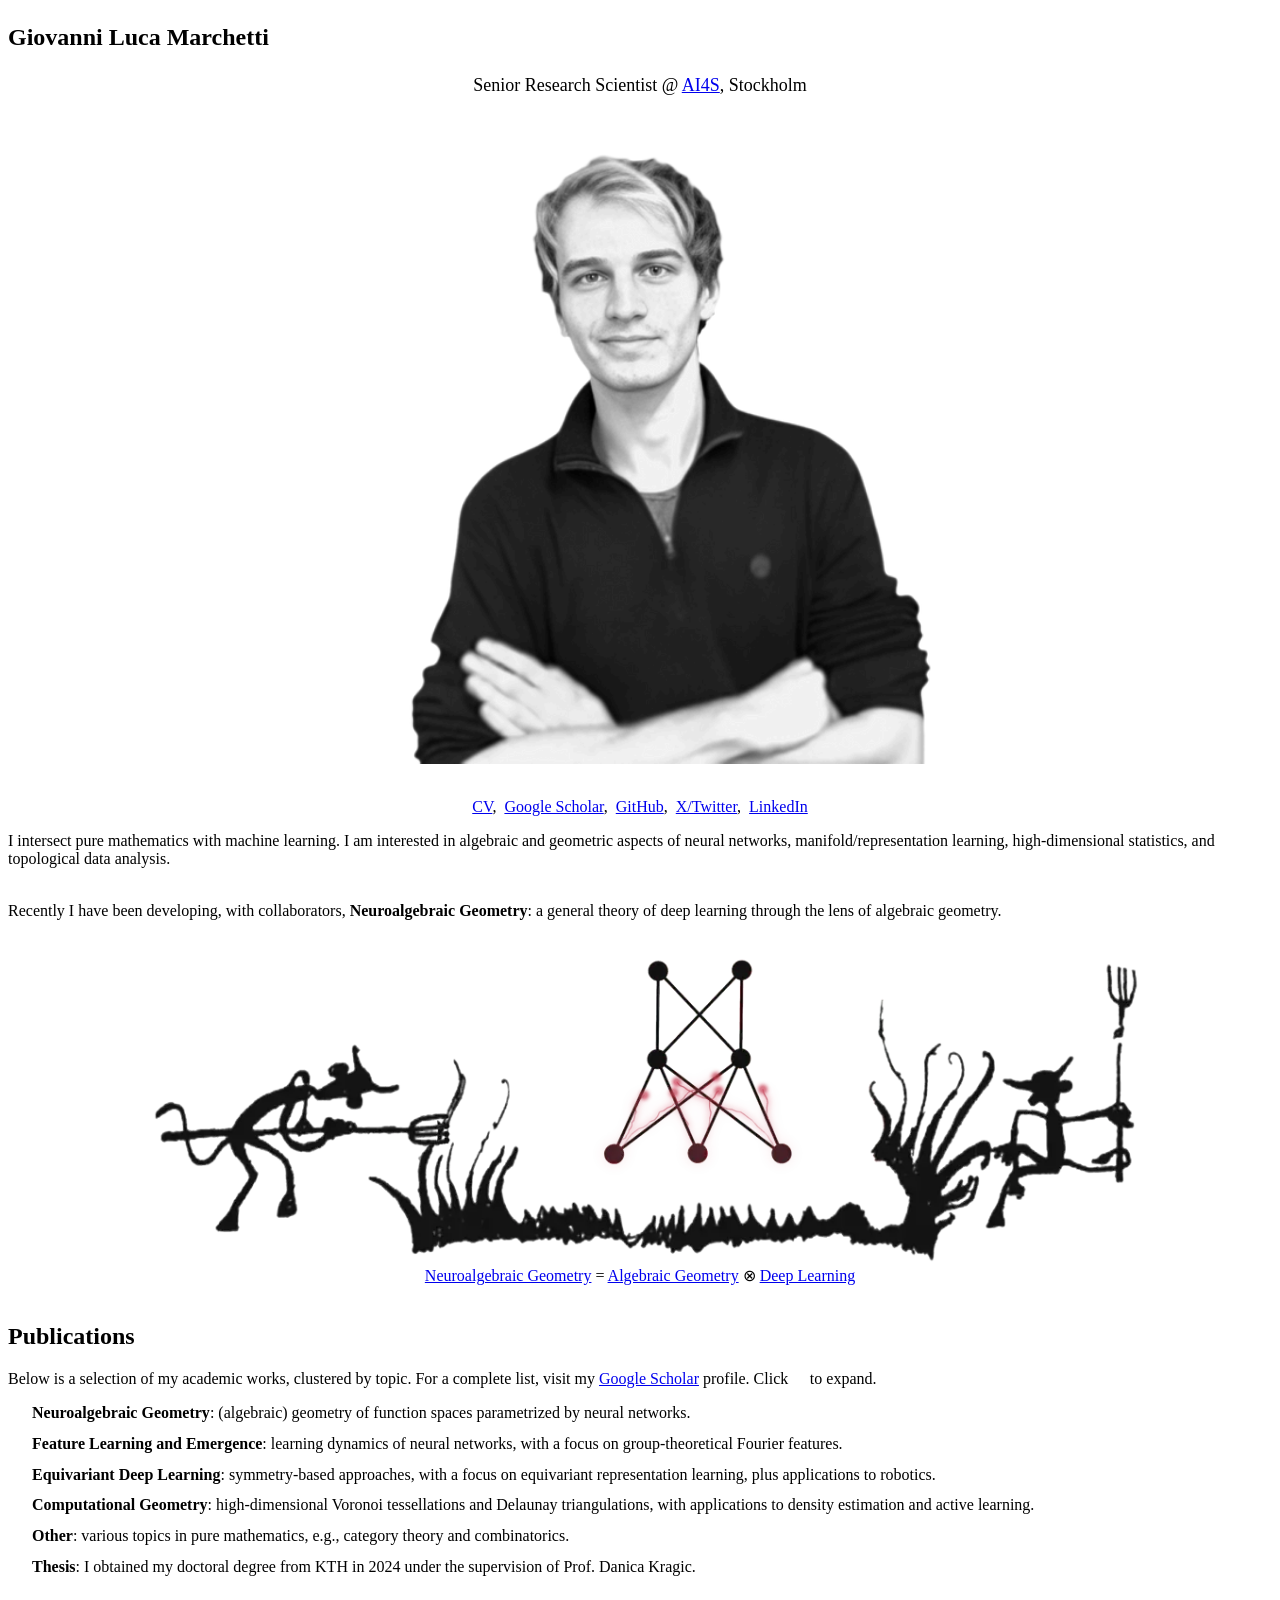
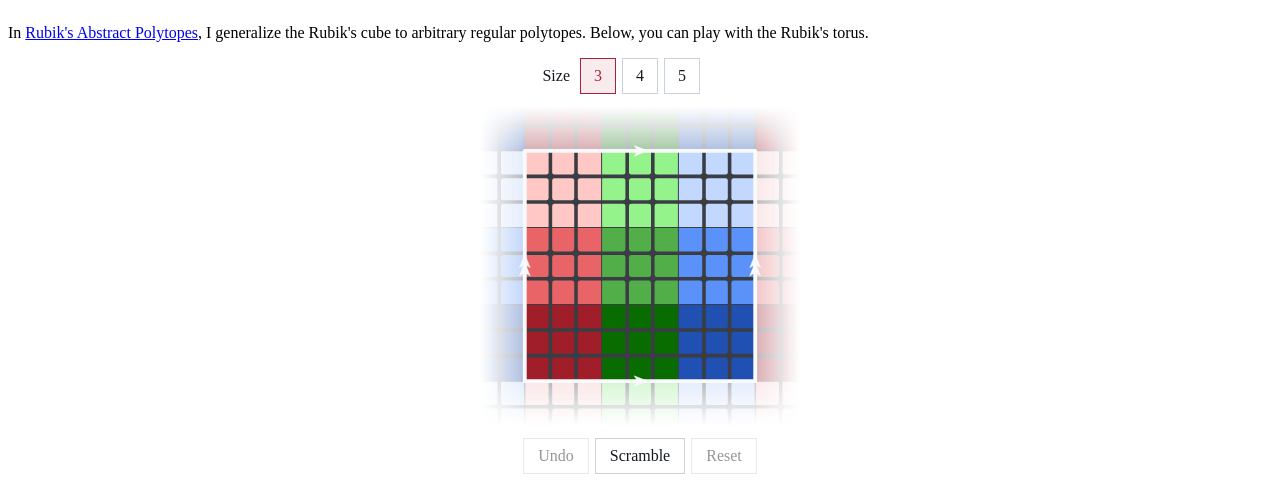
<file: index.html>
<!DOCTYPE html>

<html lang="en">
<head>
  <title>Giovanni Luca Marchetti</title>
  <link rel="stylesheet" href="https://latex.vercel.app/style.css">
  <link rel="stylesheet" href="rubik-torus/rubik-torus.css">
  <style>
  /* img {
    border: 3px solid #555;
  } */
  figcaption {
  text-align: center;
  }
  /* Collapsible publication topics */
  #publications details {
    margin: 0.8em 0;
  }
  #publications summary {
    display: block;
    list-style: none;
    cursor: pointer;
    position: relative;
    padding-left: 1.5em;
    -webkit-user-select: none;
    user-select: none;
  }
  #publications summary::-webkit-details-marker {
    display: none;
  }
  /* The arrow: on each topic, and inline in the intro text (.pub-arrow) */
  #publications summary::before,
  .pub-arrow {
    content: "";
    width: 0.45em;
    height: 0.45em;
    border-right: 2px solid var(--link-visited);
    border-bottom: 2px solid var(--link-visited);
    transform: rotate(-45deg);
  }
  #publications summary::before {
    position: absolute;
    left: 0.2em;
    top: 0.62em;
    transition: transform 0.2s ease;
  }
  .pub-arrow {
    display: inline-block;
    margin: 0 0.3em 0 0.1em;
    vertical-align: 0.05em;
  }
  #publications details[open] > summary::before {
    transform: rotate(45deg);
  }
  #publications summary:focus-visible {
    outline: 2px solid currentColor;
    outline-offset: 2px;
  }
  </style>
  <link rel="shortcut icon" type="image/x-icon" href="img/favi.ico">
  <meta name="viewport" content="width=device-width, initial-scale=1.0" />
</head>


<body class="text-justify">
  <div>
    <h2>
    <p class="author">Giovanni Luca Marchetti</p>
    </h2>
    <p style="text-align:center; font-size:18px">Senior Research Scientist @ <a href="https://www.aiforscience.se/">AI4S</a>, Stockholm</p>


    <br>

    <div>
      <img class="img-responsive" src="img/glma_animated.webp" alt="" style="display:block;  margin:auto;" width="50%" height="auto"><br>
    </div>
    
    <center>
    <p><a href="files/CV_academic.pdf">CV</a>,  &nbsp<a href="https://scholar.google.com/citations?user=ePYa2qAAAAAJ&hl=en">Google Scholar</a>,  &nbsp<a href="https://github.com/giovanni-marchetti/">GitHub</a>,  &nbsp<a href="https://x.com/giovannimarchet">X/Twitter</a>,  &nbsp<a href="https://www.linkedin.com/in/giovanni-luca-marchetti-11314126b/">LinkedIn</a> </p> 
    </center>


    <p>I intersect pure mathematics with machine learning. I am interested in algebraic and geometric aspects of neural networks, manifold/representation learning, high-dimensional statistics, and topological data analysis. 
    </p>

    <br>

    <div>
    Recently I have been developing, with collaborators, <b>Neuroalgebraic Geometry</b>: a general theory of deep learning through the lens of algebraic geometry.  
    <figure></figure>
    <br>
    <img class="img-responsive" src="img/grr_animated_new.webp" alt="" style="display:block;  margin:auto;" width="80%" height="auto">
    <figcaption><a href="https://arxiv.org/abs/2501.18915">Neuroalgebraic Geometry</a> = <a href=https://en.wikipedia.org/wiki/Grothendieck%E2%80%93Riemann%E2%80%93Roch_theorem>Algebraic Geometry</a> &#8855; <a href="https://en.wikipedia.org/wiki/Multilayer_perceptron">Deep Learning</a></figcaption>
    </figure>
    </div>
    <br>
  </div>

  <div>
    <h2>
    Publications
    </h2>
    <p>Below is a selection of my academic works, clustered by topic. For a complete list, visit my <a href="https://scholar.google.com/citations?user=ePYa2qAAAAAJ&hl=en">Google Scholar</a> profile. Click <span class="pub-arrow" role="img" aria-label="the arrow"></span> to expand.</p>
    <div id="publications">
      <noscript><p>The list of publications needs JavaScript. You can also find it on <a href="https://scholar.google.com/citations?user=ePYa2qAAAAAJ&hl=en">Google Scholar</a>.</p></noscript>
    </div>
    </div>
  
  <div id="rubik-torus">
    <p>In <a href="https://arxiv.org/abs/2502.13518">Rubik's Abstract Polytopes</a>, I generalize the Rubik's cube to arbitrary regular polytopes. Below, you can play with the Rubik's torus.</p>

    <div class="rt" role="group" aria-label="Rubik's torus puzzle">
      <div class="rt-options">
        <div class="rt-seg" role="radiogroup" aria-label="Grid size" id="rt-size">
          <span class="rt-seg-k" aria-hidden="true">Size</span>
        </div>
      </div>
      <div class="rt-stage" id="rt-stage">
        <canvas class="rt-board" id="rt-board" tabindex="0" aria-label="The Rubik's torus. Click or tap a square to turn it a quarter-turn. Drag to slide the torus. With the board focused, arrow keys pick a square and Space turns it."></canvas>
      </div>
      <div class="rt-actions">
        <button type="button" class="rt-act" id="rt-undo" disabled>Undo</button>
        <button type="button" class="rt-act" id="rt-scramble">Scramble</button>
        <button type="button" class="rt-act" id="rt-reset" disabled>Reset</button>
      </div>
      <noscript><p>The Rubik's torus needs JavaScript.</p></noscript>
    </div>
  </div>

  <script>
  // Builds the publication list from papers.json. To add a paper, edit that file only.
  (function () {
    const root = document.getElementById("publications");
    const el = (tag, text) => { const e = document.createElement(tag); if (text) e.textContent = text; return e; };
    fetch("papers.json", { cache: "no-cache" })
      .then(r => { if (!r.ok) throw new Error(r.status); return r.json(); })
      .then(sections => {
        for (const sec of sections) {
          // Each topic is a <details> block: click the summary to show its papers.
          const details = el("details"), summary = el("summary");
          summary.append(el("b", sec.title), ": " + sec.description);
          const ul = el("ul");
          for (const paper of sec.papers) {
            if (paper.hidden) continue;
            const li = el("li"), a = el("a", paper.title);
            a.href = paper.url;
            li.append(a, el("br"));
            if (paper.authors && paper.authors.length) li.append(paper.authors.join(", "), el("br"));
            li.append(paper.venue + ", " + paper.year);
            ul.append(li);
          }
          details.append(summary, ul);
          root.append(details);
        }
      })
      .catch(() => {
        root.innerHTML = '<p>The list of publications could not be loaded. You can find it on <a href="https://scholar.google.com/citations?user=ePYa2qAAAAAJ&hl=en">Google Scholar</a>.</p>';
      });
  })();
  </script>
  <script src="rubik-torus/rubik-torus.js" defer></script>

</body>


</html>
</file>
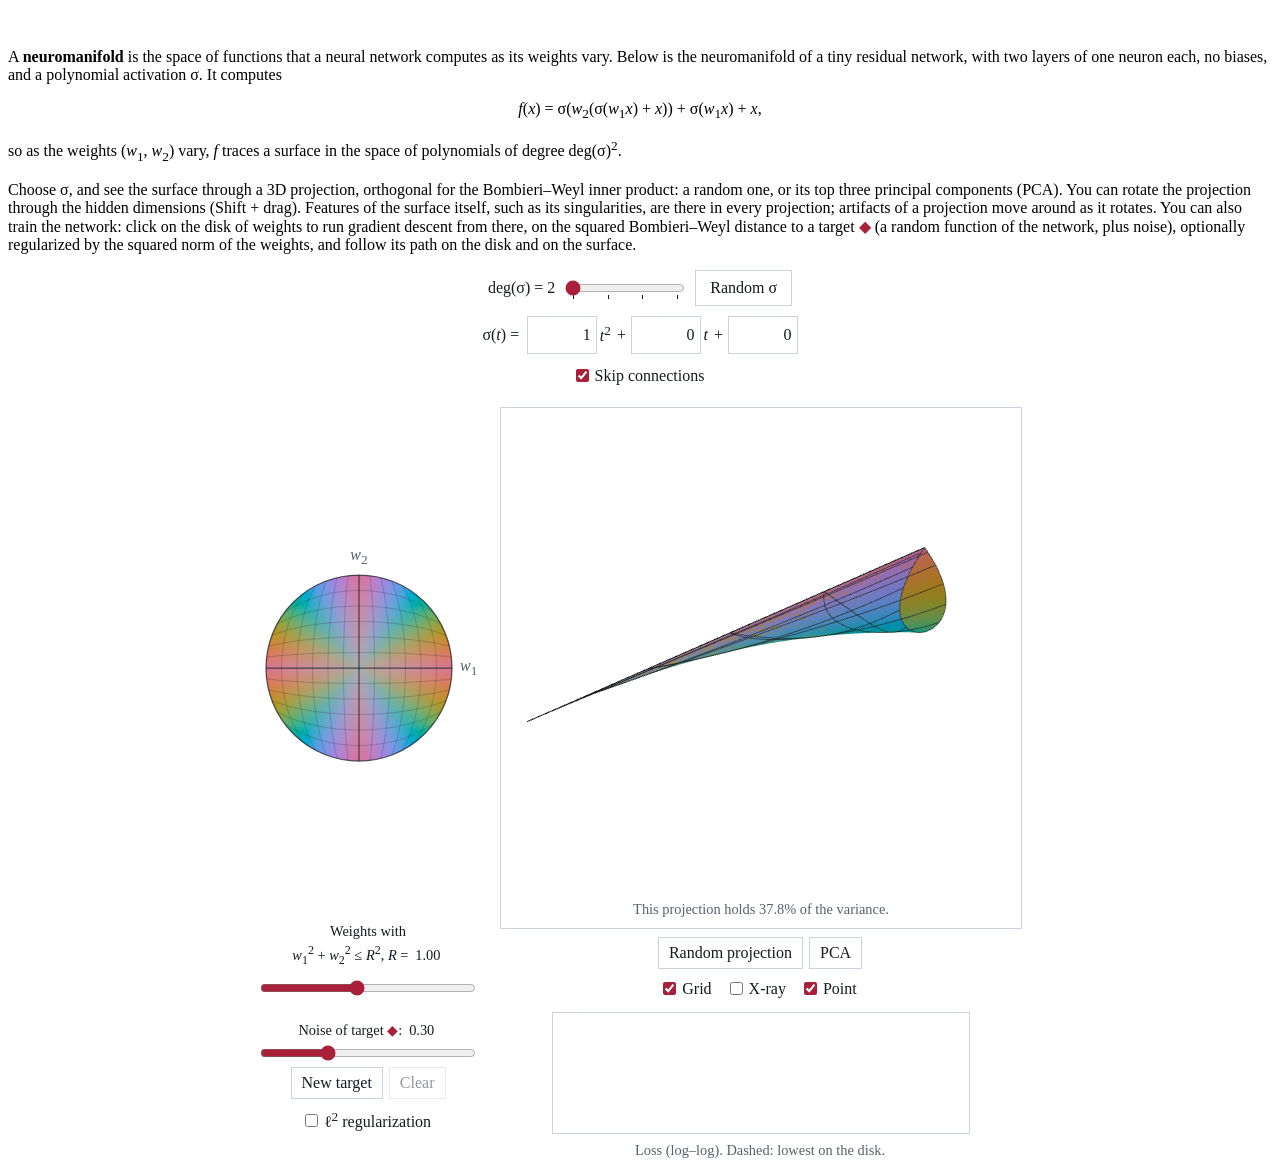
<file: neuromanifold/index.html>
<!DOCTYPE html>

<html lang="en">
<head>
  <title>Neuromanifold viewer</title>
  <!-- Standalone preview of the neuromanifold widget; not linked from the main page yet. -->
  <link rel="stylesheet" href="https://latex.vercel.app/style.css">
  <link rel="stylesheet" href="neuromanifold.css">
  <link rel="shortcut icon" type="image/x-icon" href="../img/favi.ico">
  <meta name="viewport" content="width=device-width, initial-scale=1.0" />
</head>

<body class="text-justify">

  <div id="neuromanifold">
    <p>A <b>neuromanifold</b> is the space of functions that a neural network computes as its weights vary. Below is the neuromanifold of a tiny residual network, with two layers of one neuron each, no biases, and a polynomial activation σ. It computes</p>
    <p class="nm-eq"><i>f</i>(<i>x</i>) = σ(<i>w</i><sub>2</sub>(σ(<i>w</i><sub>1</sub><i>x</i>) + <i>x</i>)) + σ(<i>w</i><sub>1</sub><i>x</i>) + <i>x</i>,</p>
    <p>so as the weights (<i>w</i><sub>1</sub>, <i>w</i><sub>2</sub>) vary, <i>f</i> traces a surface in the space of polynomials of degree deg(σ)<sup>2</sup>.</p>
    <p>Choose σ, and see the surface through a 3D projection, orthogonal for the Bombieri–Weyl inner product: a random one, or its top three principal components (PCA). You can rotate the projection through the hidden dimensions (Shift + drag). Features of the surface itself, such as its singularities, are there in every projection; artifacts of a projection move around as it rotates. You can also train the network: click on the disk of weights to run gradient descent from there, on the squared Bombieri–Weyl distance to a target <span class="nm-acc">◆</span> (a random function of the network, plus noise), optionally regularized by the squared norm of the weights, and follow its path on the disk and on the surface.</p>

    <div class="nm" role="group" aria-label="Neuromanifold viewer">
      <div class="nm-controls">
        <div class="nm-line">
          <label class="nm-k" for="nm-degree">deg(σ) = <output id="nm-degree-out" for="nm-degree">2</output></label>
          <input type="range" class="nm-deg" id="nm-degree" min="2" max="5" step="1" value="2" list="nm-degree-ticks" autocomplete="off">
          <datalist id="nm-degree-ticks"><option value="2"></option><option value="3"></option><option value="4"></option><option value="5"></option></datalist>
          <button type="button" class="nm-btn" id="nm-random">Random σ</button>
        </div>
        <div class="nm-sigma" id="nm-sigma" role="group" aria-label="Coefficients of σ"></div>
        <label class="nm-check"><input type="checkbox" id="nm-skip" checked> <span>Skip connections</span></label>
      </div>
      <p class="nm-status" id="nm-status" aria-live="polite"></p>

      <div class="nm-main">
        <div class="nm-disk">
          <canvas id="nm-disk" tabindex="0" aria-label="The disk of weights. Point at it, or use the arrow keys, to mark the function of those weights in the view; Escape removes the mark. Click, or press Enter, to train the network from there."></canvas>
          <span class="nm-disk-lbl nm-disk-w1" aria-hidden="true"><i>w</i><sub>1</sub></span>
          <span class="nm-disk-lbl nm-disk-w2" aria-hidden="true"><i>w</i><sub>2</sub></span>
        </div>
        <label class="nm-range nm-range-lbl" for="nm-range">Weights with <span class="nm-nowrap"><i>w</i><sub>1</sub><sup>2</sup> + <i>w</i><sub>2</sub><sup>2</sup> ≤ <i>R</i><sup>2</sup>, <i>R</i> = <output id="nm-range-out" for="nm-range">1.00</output></span></label>
        <input type="range" class="nm-range-in" id="nm-range" min="0.2" max="2" step="0.05" value="1">
        <div class="nm-train">
          <label class="nm-range" for="nm-noise">Noise of target <span class="nm-acc">◆</span>: <output id="nm-noise-out" for="nm-noise">0.30</output></label>
          <input type="range" id="nm-noise" min="0" max="1" step="0.05" value="0.3">
          <div class="nm-train-btns">
            <button type="button" class="nm-btn nm-small" id="nm-target">New target</button>
            <button type="button" class="nm-btn nm-small" id="nm-clear" disabled>Clear</button>
          </div>
          <label class="nm-check"><input type="checkbox" id="nm-reg"> <span>ℓ<sup>2</sup> regularization</span></label>
        </div>

        <div class="nm-stage">
          <canvas id="nm-view" tabindex="0" aria-label="The neuromanifold, under an orthogonal projection to 3D. Drag, or use the arrow keys, to orbit; hold Shift to rotate the projection through a hidden dimension."></canvas>
          <p class="nm-cap" id="nm-cap"></p>
        </div>
        <div class="nm-viewbar">
          <button type="button" class="nm-btn nm-small" id="nm-new">Random projection</button>
          <button type="button" class="nm-btn nm-small" id="nm-pca">PCA</button>
        </div>
        <div class="nm-display">
          <label><input type="checkbox" id="nm-lines" checked> Grid</label>
          <label><input type="checkbox" id="nm-xray"> X-ray</label>
          <label><input type="checkbox" id="nm-probe" checked> Point</label>
        </div>
        <div class="nm-loss-box">
          <canvas class="nm-loss" id="nm-loss" role="img" aria-label="The loss against the steps of gradient descent, both on log scales."></canvas>
          <p class="nm-loss-cap">Loss (log–log). Dashed: lowest on the disk.</p>
        </div>
      </div>
      <noscript><p>The neuromanifold viewer needs JavaScript.</p></noscript>
    </div>
  </div>

  <script src="neuromanifold.js" defer></script>

</body>

</html>
</file>
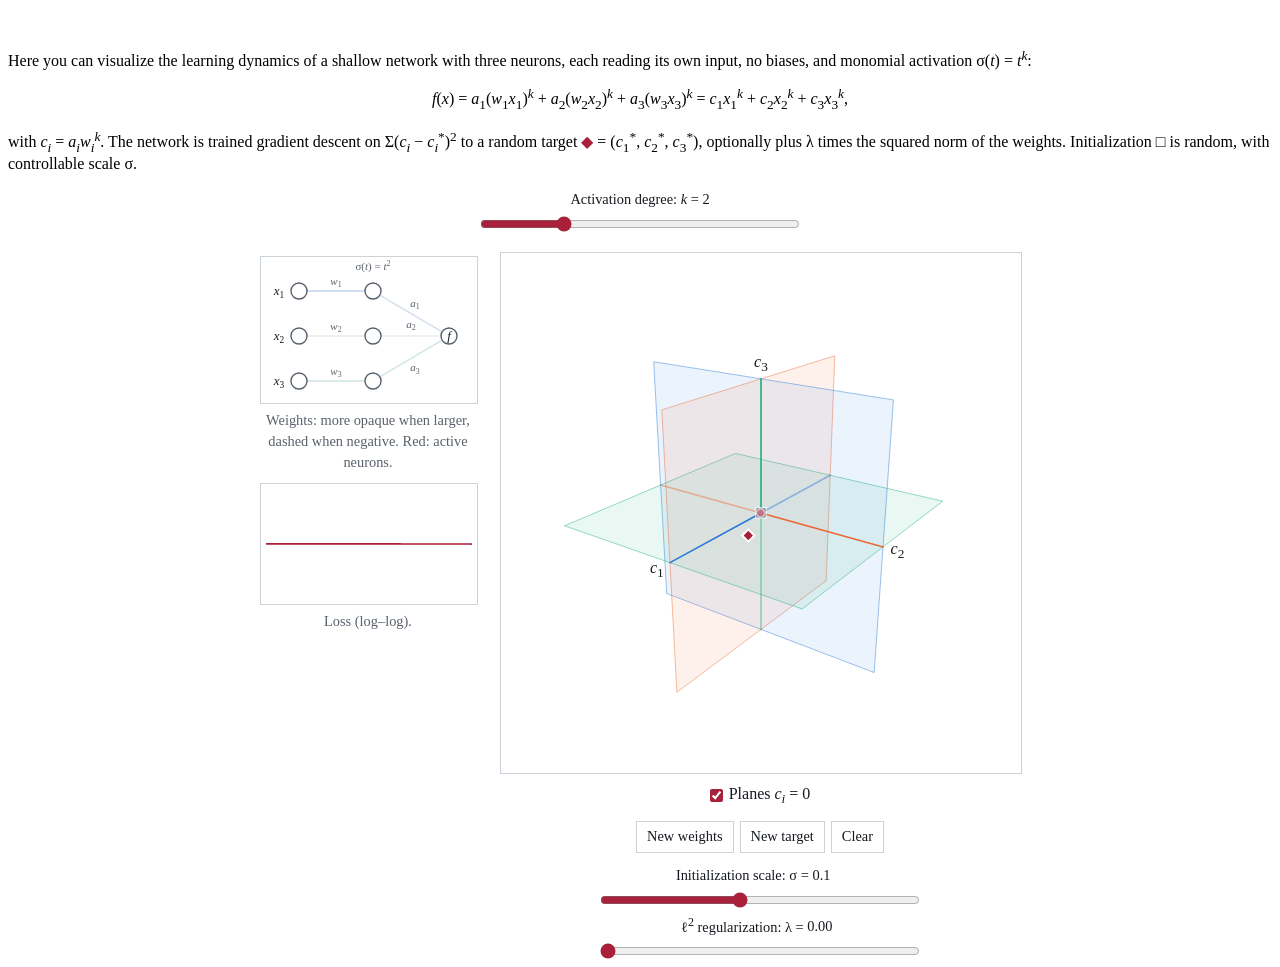
<file: neuromanifold/index_new.html>
<!DOCTYPE html>

<html lang="en">
<head>
  <title>Flat neuromanifold viewer</title>
  <!-- Standalone preview of the flat neuromanifold widget; not linked from the main page yet. -->
  <link rel="stylesheet" href="https://latex.vercel.app/style.css">
  <link rel="stylesheet" href="neuromanifold_new.css">
  <link rel="shortcut icon" type="image/x-icon" href="../img/favi.ico">
  <meta name="viewport" content="width=device-width, initial-scale=1.0" />
</head>

<body class="text-justify">

  <div id="neuromanifold">
    <p>Here you can visualize the learning dynamics of a shallow network with three neurons, each reading its own input, no biases, and monomial activation σ(<i>t</i>) = <i>t</i><sup><i>k</i></sup>:</p>
    <p class="nm-eq"><i>f</i>(<i>x</i>) = <i>a</i><sub>1</sub>(<i>w</i><sub>1</sub><i>x</i><sub>1</sub>)<sup><i>k</i></sup> + <i>a</i><sub>2</sub>(<i>w</i><sub>2</sub><i>x</i><sub>2</sub>)<sup><i>k</i></sup> + <i>a</i><sub>3</sub>(<i>w</i><sub>3</sub><i>x</i><sub>3</sub>)<sup><i>k</i></sup> = <i>c</i><sub>1</sub><i>x</i><sub>1</sub><sup><i>k</i></sup> + <i>c</i><sub>2</sub><i>x</i><sub>2</sub><sup><i>k</i></sup> + <i>c</i><sub>3</sub><i>x</i><sub>3</sub><sup><i>k</i></sup>,</p>
    <p>with <i>c</i><sub><i>i</i></sub> = <i>a</i><sub><i>i</i></sub><i>w</i><sub><i>i</i></sub><sup><i>k</i></sup>. The network is trained gradient descent on Σ(<i>c</i><sub><i>i</i></sub> − <i>c</i><sub><i>i</i></sub><sup>*</sup>)<sup>2</sup> to a random target <span class="nm-acc">◆</span> = (<i>c</i><sub>1</sub><sup>*</sup>, <i>c</i><sub>2</sub><sup>*</sup>, <i>c</i><sub>3</sub><sup>*</sup>), optionally plus λ times the squared norm of the weights. Initialization  □ is random, with controllable scale σ.</p>

    <div class="nm" role="group" aria-label="Flat neuromanifold viewer">
      <div class="nm-controls">
        <label class="nm-range" for="nm-degree">Activation degree: <i>k</i> = <output id="nm-degree-out" for="nm-degree">2</output></label>
        <input type="range" id="nm-degree" min="1" max="5" step="1" value="2">
      </div>
      <p class="nm-status" id="nm-status" aria-live="polite"></p>

      <div class="nm-main">
        <div class="nm-side">
          <div class="nm-net-box">
            <svg class="nm-net" id="nm-net" viewBox="0 0 216 146" role="img" aria-label="The network, at the current step of training: the inputs x1, x2, x3, each read by its own neuron through the weight wi, and the output f, the sum of the neurons, each times its weight ai. Each edge is more opaque the larger its weight, and dashed when the weight is negative. A neuron fills with red as it activates."></svg>
            <p class="nm-loss-cap">Weights: more opaque when larger, dashed when negative. Red: active neurons.</p>
          </div>
          <div class="nm-loss-box">
            <canvas class="nm-loss" id="nm-loss" role="img" aria-label="The loss against the steps of gradient descent, both on log scales. Point at it to read the loss at a step."></canvas>
            <p class="nm-loss-cap">Loss (log–log).</p>
          </div>
        </div>

        <div class="nm-stage">
          <canvas id="nm-view" tabindex="0" aria-label="The neuromanifold: the space of the coordinates c1, c2, c3, in a box. Drag, or use the arrow keys, to turn it. Drag the target to move it. Enter trains again from the same weights."></canvas>
          <span class="nm-lbl" id="nm-lbl-1" aria-hidden="true"></span>
          <span class="nm-lbl" id="nm-lbl-2" aria-hidden="true"></span>
          <span class="nm-lbl" id="nm-lbl-3" aria-hidden="true"></span>
        </div>
        <div class="nm-display">
          <label><input type="checkbox" id="nm-planes" checked> <span>Planes <i>c</i><sub><i>i</i></sub> = 0</span></label>
        </div>
        <div class="nm-train">
          <div class="nm-train-btns">
            <button type="button" class="nm-btn nm-small" id="nm-weights">New weights</button>
            <button type="button" class="nm-btn nm-small" id="nm-target">New target</button>
            <button type="button" class="nm-btn nm-small" id="nm-clear">Clear</button>
          </div>
          <label class="nm-range" for="nm-size">Initialization scale: σ = <output id="nm-size-out" for="nm-size"></output></label>
          <input type="range" id="nm-size" min="-2" max="0.3" step="0.01" value="-1">
          <label class="nm-range" for="nm-reg">ℓ<sup>2</sup> regularization: λ = <output id="nm-reg-out" for="nm-reg">0.00</output></label>
          <input type="range" id="nm-reg" min="0" max="0.5" step="0.01" value="0">
        </div>
      </div>
      <noscript><p>The neuromanifold viewer needs JavaScript.</p></noscript>
    </div>
  </div>

  <script src="neuromanifold_new.js" defer></script>

</body>

</html>
</file>
<file: rubik-torus/rubik-torus.css>
/* Rubik's torus widget, adapted from torus_app/index.html (see rubik-torus.js).
   Everything is scoped to .rt, in the light theme of the page. */
#rubik-torus {
  margin-top: 3rem;
}

.rt {
  --rt-bg: hsl(210, 20%, 98%);          /* page background (latex.css) */
  --rt-fg: #161a20;
  --rt-muted: #59616c;
  --rt-line: #ccd2d9;
  --rt-btn: #ffffff;
  --rt-btn-hover: #edf0f3;
  --rt-accent: #a8203a;
  --rt-accent-soft: rgba(168, 32, 58, 0.09);
  --rt-plastic: #3a3e44;                /* the lines between the tiles */
  --rt-veil: rgba(247, 249, 250, 0.66);
  --rt-frame: hsl(210, 20%, 98%);       /* same as the page background (--rt-bg) */
  max-width: 320px;
  margin: 1rem auto 0;
  color: var(--rt-fg);
  line-height: 1.45;
  -webkit-tap-highlight-color: transparent;
}

.rt button {
  font: inherit;
  color: inherit;
}

.rt button:focus-visible {
  outline: 2px solid var(--rt-accent);
  outline-offset: 2px;
}

/* options: grid size and turn direction */
.rt-options {
  display: flex;
  flex-wrap: wrap;
  justify-content: center;
  align-items: center;
  gap: 8px 16px;
}

.rt-seg {
  position: relative;
  display: inline-flex;
  align-items: center;
  gap: 6px;
}

/* The label hangs to the left, so that the buttons alone are centered. It is
   in the same font, size and color as the text of the buttons. */
.rt-seg-k {
  position: absolute;
  right: 100%;
  margin-right: 10px;
  white-space: nowrap;
  font: inherit;
  color: var(--rt-fg);
}

/* buttons: the options above the board and the actions below it, all in
   the page font (see .rt button) */
.rt-act,
.rt-seg button {
  height: 2.25rem;
  padding: 0 14px;
  border: 1px solid var(--rt-line);
  background: var(--rt-btn);
  border-radius: 0;
  cursor: pointer;
  touch-action: manipulation;
}

.rt-seg button {
  min-width: 2.25rem;
  padding: 0 10px;
  font-variant-numeric: tabular-nums;
}

.rt-act:hover,
.rt-seg button:hover {
  background: var(--rt-btn-hover);
}

.rt-act:active,
.rt-seg button:active {
  transform: translateY(1px);
}

.rt-seg button[aria-checked="true"] {
  color: var(--rt-accent);
  background: var(--rt-accent-soft);
  border-color: var(--rt-accent);
}

.rt-seg button svg {
  display: block;
  width: 16px;
  height: 16px;
  margin: 0 auto;
}

.rt-act:disabled {
  opacity: 0.45;
  cursor: default;
  transform: none;
}

.rt-act:disabled:hover {
  background: var(--rt-btn);
}

/* board */
.rt-stage {
  position: relative;
  width: 100%;
  aspect-ratio: 1 / 1;
  margin: 0.75rem auto 0;
}

.rt-board {
  position: absolute;
  left: 50%;
  top: 50%;
  transform: translate(-50%, -50%);
  display: block;
  /* Vertical swipes scroll the page; horizontal drags slide the torus. */
  touch-action: pan-y;
  cursor: pointer;
  border-radius: 8px;
}

.rt-board.sliding {
  cursor: grabbing;
}

.rt-board:focus {
  outline: none;
}

.rt-board:focus-visible {
  outline: 2px solid var(--rt-accent);
  outline-offset: 2px;
}

.rt-board.shuffle {
  animation: rt-shuffle 260ms ease-out;
}

@keyframes rt-shuffle {
  from { opacity: 0.25; transform: translate(-50%, -50%) scale(0.985); }
  to { opacity: 1; transform: translate(-50%, -50%) scale(1); }
}

/* actions */
.rt-actions {
  display: flex;
  justify-content: center;
  gap: 6px;
  margin-top: 0.75rem;
}

@media (max-width: 720px) {
  .rt-actions .rt-act {
    flex: 1 1 0;
  }
}

@media (prefers-reduced-motion: reduce) {
  .rt-board.shuffle {
    animation: none;
  }
}
</file>
<file: neuromanifold/neuromanifold.css>
/* Neuromanifold viewer (see neuromanifold.js). Everything is scoped to .nm,
   in the light theme of the page, with the same buttons as the Rubik's torus. */
#neuromanifold {
  margin-top: 3rem;
}

.nm-eq {
  text-align: center;
}

.nm {
  --nm-fg: #161a20;
  --nm-muted: #59616c;
  --nm-line: #ccd2d9;
  --nm-btn: #ffffff;
  --nm-btn-hover: #edf0f3;
  --nm-accent: #a8203a;
  --nm-accent-soft: rgba(168, 32, 58, 0.09);
  max-width: 760px;
  margin: 1rem auto 0;
  color: var(--nm-fg);
  line-height: 1.45;
  -webkit-tap-highlight-color: transparent;
}

.nm button,
.nm input {
  font: inherit;
  color: inherit;
}

.nm button:focus-visible,
.nm input:focus-visible,
.nm canvas:focus-visible {
  outline: 2px solid var(--nm-accent);
  outline-offset: 2px;
}

/* controls */
.nm-controls {
  display: flex;
  flex-direction: column;
  align-items: center;
  gap: 10px;
}

.nm-line {
  display: flex;
  flex-wrap: wrap;
  justify-content: center;
  align-items: center;
  gap: 6px 10px;
}

.nm-btn {
  height: 2.25rem;
  padding: 0 14px;
  border: 1px solid var(--nm-line);
  background: var(--nm-btn);
  border-radius: 0;
  cursor: pointer;
  touch-action: manipulation;
  white-space: nowrap;
}

.nm-btn:hover {
  background: var(--nm-btn-hover);
}

.nm-btn:active {
  transform: translateY(1px);
}

/* σ(t) = c_d t^d + ... + c_0 */
.nm-sigma {
  display: flex;
  flex-wrap: wrap;
  justify-content: center;
  align-items: center;
  gap: 6px 4px;
}

.nm-sigma-lhs {
  margin-right: 4px;
  white-space: nowrap;
}

.nm-term {
  display: inline-flex;
  align-items: center;
  gap: 3px;
  white-space: nowrap;
}

.nm-plus {
  margin: 0 2px;
}

.nm-num {
  width: 3.6em;
  height: 2.25rem;
  padding: 0 5px;
  -moz-appearance: textfield;
  appearance: textfield;
  border: 1px solid var(--nm-line);
  border-radius: 0;
  background: var(--nm-btn);
  text-align: right;
  font-variant-numeric: tabular-nums;
}

.nm-num::-webkit-outer-spin-button,
.nm-num::-webkit-inner-spin-button {
  -webkit-appearance: none;
  margin: 0;
}

.nm-num:hover {
  border-color: #aab2bc;
}

.nm-range output {
  display: inline-block;
  min-width: 2.2em;
  font-variant-numeric: tabular-nums;
}

.nm-status {
  margin: 0.9rem 0 0;
  text-align: center;
  color: var(--nm-muted);
}

.nm-status:empty {
  display: none;
}

/* The disk of weights beside the view, on rows that keep them level: the
   disk centered on the view, the slider of the range R beside the display
   options of the view (with its label above it, beside the buttons), and the
   training (the noise of the target, and its buttons) under it, beside
   the plot of the loss. */
.nm-main {
  display: grid;
  grid-template-columns: 216px minmax(0, 520px);   /* the disk with room for its labels; the view */
  grid-template-areas:
    "disk  stage"
    ".     bar"
    "range display"
    "train loss";
  justify-content: center;
  gap: 8px 24px;
  margin-top: 1.25rem;
}

.nm-loss-box {
  grid-area: loss;
  justify-self: center;
  width: 80%;
  margin-top: 4px;
  display: flex;
  flex-direction: column;
  gap: 6px;
}

.nm-loss {
  display: block;
  width: 100%;
  height: 120px;
  border: 1px solid var(--nm-line);
  background: #ffffff;
}

.nm-loss-cap {
  margin: 0;
  font-size: 0.9em;
  color: var(--nm-muted);
  text-align: center;
}

.nm-train {
  grid-area: train;
  align-self: start;
  display: flex;
  flex-direction: column;
  gap: 4px;
  margin-top: 12px;               /* apart from the range R */
  text-align: center;
}

.nm-train > .nm-range {
  font-size: 0.9em;               /* as the label of the range R */
}

.nm-train > .nm-check {
  align-self: center;
  margin-top: 4px;
}

.nm-train-btns {
  display: flex;
  flex-wrap: wrap;
  justify-content: center;
  gap: 6px;
  margin-top: 2px;
}

.nm-acc {
  color: var(--nm-accent, #a8203a);   /* also in the text above the viewer, outside .nm */
}

.nm-btn:disabled {
  opacity: 0.45;
  cursor: default;
  transform: none;
}

.nm-btn:disabled:hover {
  background: var(--nm-btn);
}

.nm-disk {
  grid-area: disk;
  align-self: center;
  position: relative;
  width: 190px;
  height: 190px;
  margin: 16px 22px 16px 4px;     /* room for the axis labels, and as much below as above */
}

.nm-disk canvas {
  display: block;
  width: 100%;
  height: 100%;
  border-radius: 50%;             /* so that the focus ring is round */
  touch-action: none;
  cursor: crosshair;
}

.nm-disk-lbl {
  position: absolute;
  line-height: 1;
  color: var(--nm-muted);
  pointer-events: none;
}

.nm-disk-w1 {
  left: 100%;
  top: 50%;
  transform: translate(6px, -50%);
}

.nm-disk-w2 {
  left: 50%;
  bottom: 100%;
  transform: translate(-50%, -6px);
}

/* At the bottom of the row of the buttons of the view, and free to rise
   past it (two lines are taller than the buttons) without making it taller. */
.nm-range-lbl {
  grid-column: 1;
  grid-row: 1 / 3;
  align-self: end;
  font-size: 0.9em;
  text-align: center;
  text-wrap: balance;
}

.nm-range-in {
  grid-area: range;
  align-self: center;
}

.nm-nowrap {
  white-space: nowrap;
}

.nm input[type="range"] {
  width: 100%;
  margin: 0;
  accent-color: var(--nm-accent);
}

/* the degree of σ: a short slider, with a tick at each degree */
.nm input.nm-deg {
  width: 120px;
}

#nm-degree-out {
  font-variant-numeric: tabular-nums;
}

/* the view */
.nm-stage {
  grid-area: stage;
  position: relative;
  width: 100%;
  aspect-ratio: 1 / 1;
  border: 1px solid var(--nm-line);
  background: #ffffff;
}

.nm-stage canvas {
  position: absolute;
  inset: 0;
  width: 100%;
  height: 100%;
  display: block;
  touch-action: none;
  cursor: grab;
}

.nm-stage canvas.nm-grabbing {
  cursor: grabbing;
}

.nm-viewbar {
  grid-area: bar;
  display: flex;
  flex-wrap: wrap;
  justify-content: center;
  align-items: center;
  gap: 6px;
}

.nm-small {
  height: 2rem;
  padding: 0 10px;
}

/* the caption of the view, inside it at the bottom */
.nm-cap {
  position: absolute;
  left: 0;
  right: 0;
  bottom: 8px;
  padding: 0 12px;
  pointer-events: none;           /* so that dragging over it still orbits */
  margin: 0;
  font-size: 0.9em;
  color: var(--nm-muted);
  text-align: center;
  text-wrap: balance;
}


/* display options, on their own line under the buttons of the view */
.nm-display {
  grid-area: display;
  display: flex;
  flex-wrap: wrap;
  justify-content: center;
  align-items: center;
  gap: 6px 18px;
}

.nm-display label,
.nm-check {
  display: inline-flex;
  align-items: center;
  gap: 6px;
  cursor: pointer;
}

.nm input[type="checkbox"] {
  accent-color: var(--nm-accent);
  margin: 0;
}

.nm-k {
  color: var(--nm-fg);
}

.nm-nogl .nm-main {
  display: none;
}

@media (max-width: 620px) {
  .nm-main {
    grid-template-columns: minmax(0, 1fr);
    grid-template-areas: "disk" "label" "range" "train" "stage" "bar" "display" "loss";
  }

  .nm-disk {
    justify-self: center;
  }

  .nm-range-lbl {
    grid-area: label;
  }

  .nm-range-lbl {
    justify-self: center;
    width: 216px;
  }

  .nm-stage {
    margin-top: 8px;
  }

  .nm-loss-box {
    width: 100%;
  }
}
</file>
<file: neuromanifold/neuromanifold_new.css>
/* Flat neuromanifold viewer (see neuromanifold_new.js). Everything is scoped
   to .nm, in the light theme of the page, with the same controls as the
   neuromanifold viewer (neuromanifold.css). */
#neuromanifold {
  margin-top: 3rem;
}

.nm-eq {
  text-align: center;
}

.nm {
  --nm-fg: #161a20;
  --nm-muted: #59616c;
  --nm-line: #ccd2d9;
  --nm-btn: #ffffff;
  --nm-btn-hover: #edf0f3;
  --nm-accent: #a8203a;
  --nm-accent-soft: rgba(168, 32, 58, 0.09);
  max-width: 760px;
  margin: 1rem auto 0;
  color: var(--nm-fg);
  line-height: 1.45;
  -webkit-tap-highlight-color: transparent;
}

.nm button,
.nm input {
  font: inherit;
  color: inherit;
}

.nm button:focus-visible,
.nm input:focus-visible,
.nm canvas:focus-visible {
  outline: 2px solid var(--nm-accent);
  outline-offset: 2px;
}

/* controls: above the viewer, the slider of the degree */
.nm-controls {
  width: 100%;
  max-width: 320px;
  margin: 0 auto;
  display: flex;
  flex-direction: column;
  gap: 6px;
  font-size: 0.9em;
  text-align: center;
}

.nm-btn {
  height: 2.25rem;
  padding: 0 14px;
  border: 1px solid var(--nm-line);
  background: var(--nm-btn);
  border-radius: 0;
  cursor: pointer;
  touch-action: manipulation;
  white-space: nowrap;
}

.nm-btn:hover {
  background: var(--nm-btn-hover);
}

.nm-btn:active {
  transform: translateY(1px);
}

/* the value of a slider: in a box of fixed width, so that the label does not
   move as it changes, with the value against the "=" */
.nm-range output {
  display: inline-block;
  min-width: 2.2em;
  text-align: left;
  font-variant-numeric: tabular-nums;
}

#nm-degree-out {
  min-width: 0;                     /* k has a single digit */
}

.nm-status {
  margin: 0.9rem 0 0;
  text-align: center;
  color: var(--nm-muted);
}

.nm-status:empty {
  display: none;
}

.nm-acc {
  color: var(--nm-accent, #a8203a);   /* also in the text above the viewer, outside .nm */
}

.nm-btn:disabled {
  opacity: 0.45;
  cursor: default;
  transform: none;
}

.nm-btn:disabled:hover {
  background: var(--nm-btn);
}

.nm-small {
  height: 2rem;
  padding: 0 10px;
}

/* Beside the view, the network and the plot of the loss; under it, its
   display options, then the training: the buttons and the sliders. */
.nm-main {
  display: grid;
  grid-template-columns: 216px minmax(0, 520px);   /* the network and the loss; the view */
  grid-template-areas:
    "side stage"
    "side display"
    "side train";
  grid-template-rows: auto auto 1fr;   /* a taller side grows the last row */
  justify-content: center;
  gap: 8px 24px;
  margin-top: 1.25rem;
}

.nm-side {
  grid-area: side;
  align-self: start;
  display: flex;
  flex-direction: column;
  gap: 6px;
  font-size: 0.9em;
  text-align: center;
}

.nm-train {
  grid-area: train;
  align-self: start;
  justify-self: center;
  width: 100%;
  max-width: 320px;
  display: flex;
  flex-direction: column;
  gap: 6px;
  margin-top: 4px;
  font-size: 0.9em;
  text-align: center;
}

.nm-train-btns {
  display: flex;
  flex-wrap: wrap;
  justify-content: center;
  gap: 6px;
  margin-bottom: 6px;
}

.nm-train > .nm-range {
  text-wrap: balance;
}

.nm-train > input[type="range"] {
  margin-bottom: 6px;
}

.nm input[type="range"] {
  width: 100%;
  margin: 0;
  accent-color: var(--nm-accent);
}

/* the network: inputs, neurons, output, with an edge for each weight */
.nm-net-box {
  display: flex;
  flex-direction: column;
  gap: 6px;
  margin-top: 4px;
}

.nm-net {
  display: block;
  width: 100%;
  height: auto;
  border: 1px solid var(--nm-line);
  background: #ffffff;
}

.nm-net text {
  font-size: 13px;
  fill: var(--nm-fg);
}

.nm-net .nm-net-w {
  font-size: 11px;
  fill: var(--nm-muted);
}

.nm-loss-box {
  display: flex;
  flex-direction: column;
  gap: 6px;
  margin-top: 4px;
}

.nm-loss {
  display: block;
  width: 100%;
  height: 120px;
  border: 1px solid var(--nm-line);
  background: #ffffff;
  cursor: crosshair;
}

.nm-loss-cap {
  margin: 0;
  color: var(--nm-muted);
  text-align: center;
}

/* the view */
.nm-stage {
  grid-area: stage;
  position: relative;
  width: 100%;
  aspect-ratio: 1 / 1;
  border: 1px solid var(--nm-line);
  background: #ffffff;
  overflow: hidden;
}

.nm-stage canvas {
  position: absolute;
  inset: 0;
  width: 100%;
  height: 100%;
  display: block;
  touch-action: none;
  cursor: grab;                   /* dragging turns the view */
}

.nm-stage canvas.nm-grabbing {
  cursor: grabbing;
}

/* the labels of the axes, placed by neuromanifold_new.js */
.nm-lbl {
  position: absolute;
  left: 0;
  top: 0;
  line-height: 1;
  white-space: nowrap;
  pointer-events: none;
}

.nm-display {
  grid-area: display;
  align-self: start;
  display: flex;
  flex-wrap: wrap;
  justify-content: center;
  align-items: center;
  gap: 6px 18px;
}

.nm-display label {
  display: inline-flex;
  align-items: center;
  gap: 6px;
  cursor: pointer;
}

.nm input[type="checkbox"] {
  accent-color: var(--nm-accent);
  margin: 0;
}

.nm-nocanvas .nm-main {
  display: none;
}

@media (max-width: 620px) {
  .nm-main {
    grid-template-columns: minmax(0, 1fr);
    grid-template-rows: none;
    grid-template-areas: "stage" "display" "train" "side";
  }

  .nm-side {
    justify-self: center;
    width: 100%;
    max-width: 320px;
    margin-top: 8px;
  }
}
</file>
